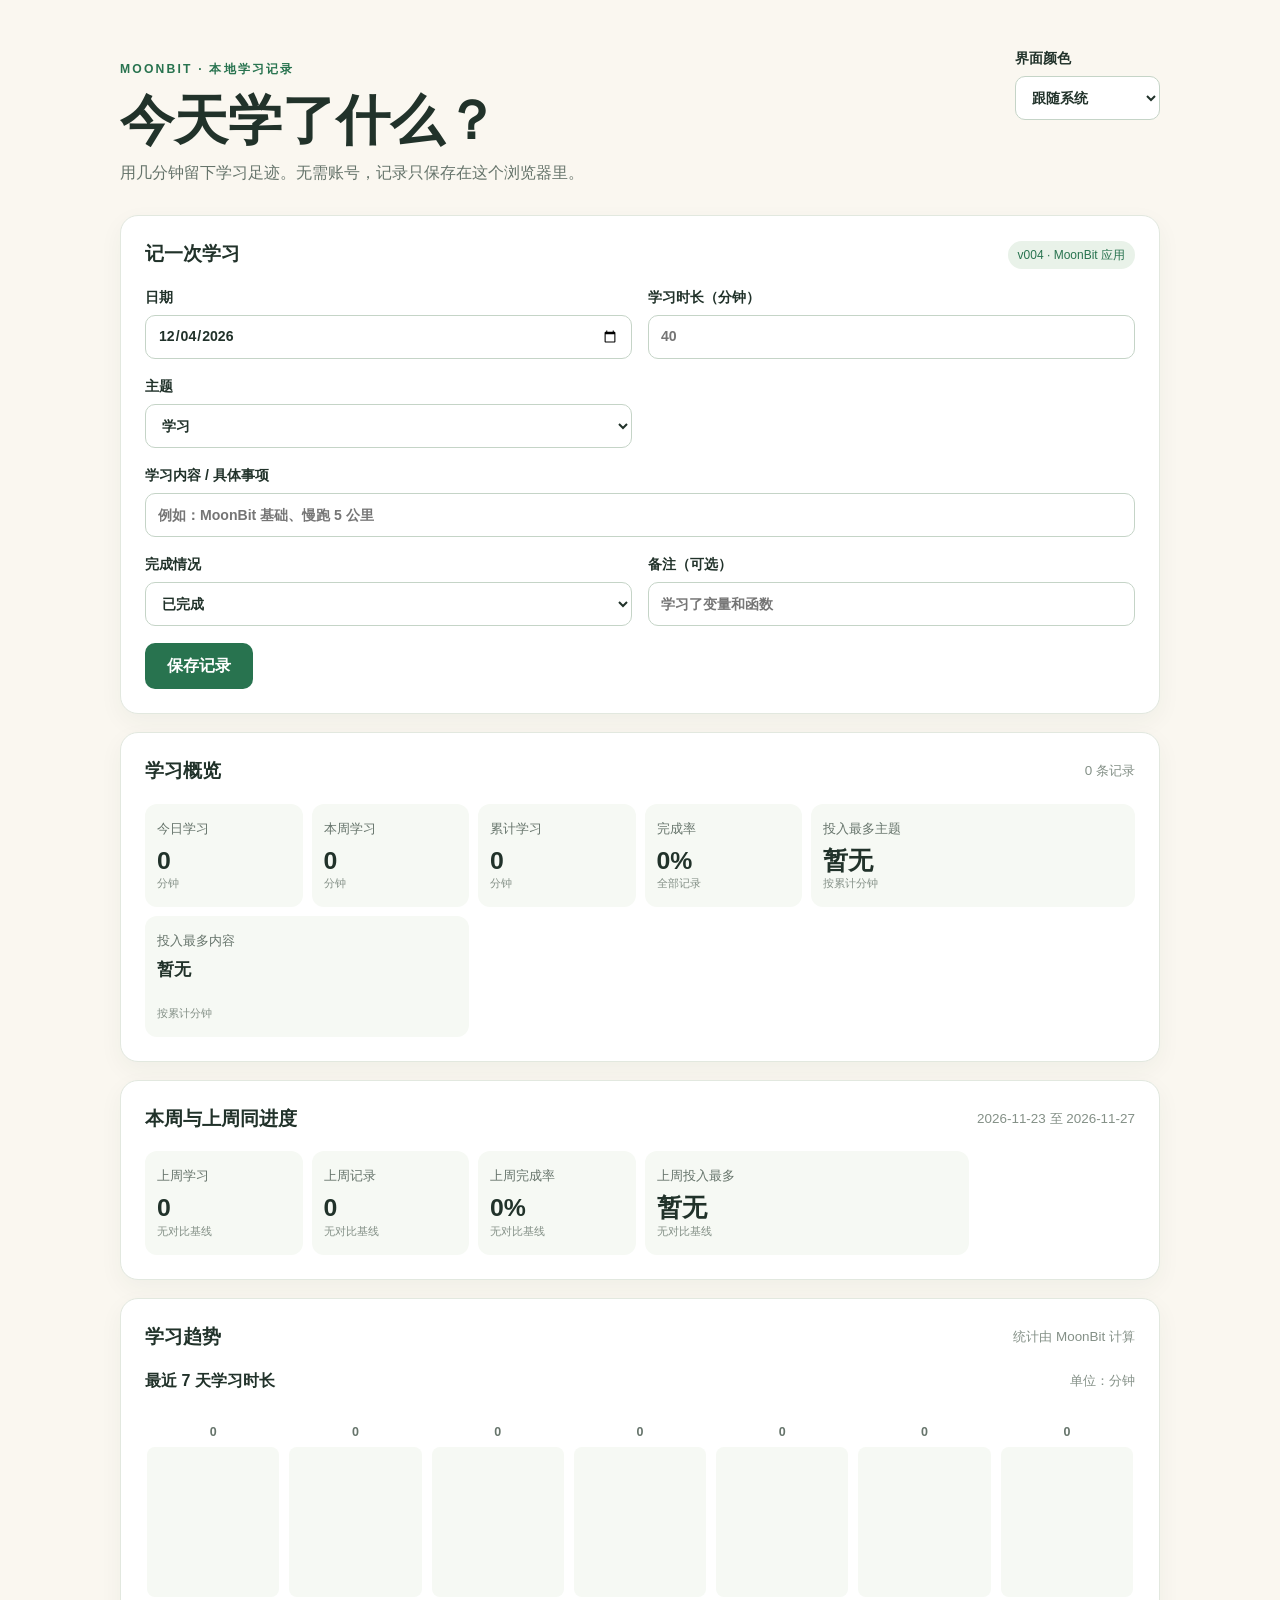
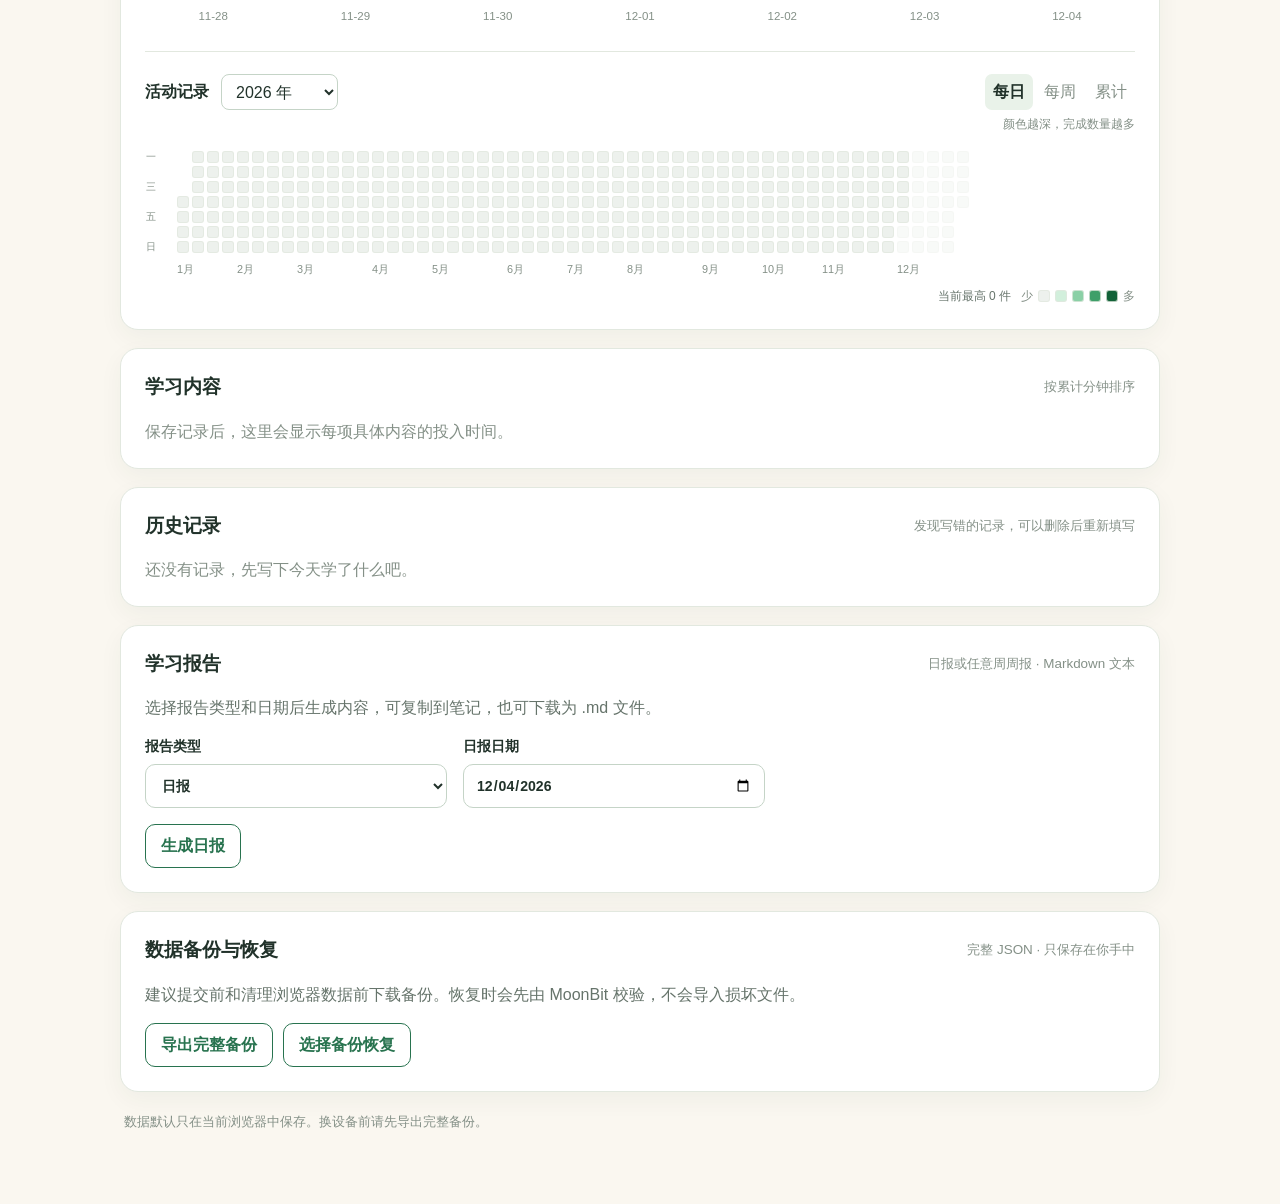
<file: public/index.html>
<!doctype html>
<html lang="zh-CN" data-theme="light">
  <head>
    <meta charset="utf-8" />
    <meta name="viewport" content="width=device-width, initial-scale=1" />
    <meta name="theme-color" content="#faf7f0" />
    <meta name="description" content="使用 MoonBit 编写的本地学习打卡、趋势统计与报告助手。" />
    <title>MoonStudy · 学习打卡与统计</title>
    <link rel="stylesheet" href="./styles.css" />
    <!-- Rabbita 在模块求值时捕获 rAF，因此此 Edge 隐藏页调度兼容必须先执行。
         它只替换调度原语，不包含 UI、数据或业务逻辑。 -->
    <script>
      window.requestAnimationFrame = (callback) => setTimeout(() => callback(performance.now()), 16);
      window.cancelAnimationFrame = (id) => clearTimeout(id);
    </script>
    <script type="module" src="./moonstudy-app_v004.mjs?v=dynamic-levels-v4"></script>
  </head>
  <body>
    <main class="shell">
      <header class="intro">
        <div>
          <p class="eyebrow">MOONBIT · 本地学习记录</p>
          <h1>今天学了什么？</h1>
          <p>用几分钟留下学习足迹。无需账号，记录只保存在这个浏览器里。</p>
        </div>
        <div id="theme-root"></div>
      </header>

      <noscript><p class="notice">此应用需要浏览器启用 JavaScript。</p></noscript>
      <div id="notice" class="notice" role="alert" hidden></div>

      <!-- 全部交互界面由 MoonBit + Rabbita 统一渲染。 -->
      <div id="app-main"></div>

      <p class="footnote">数据默认只在当前浏览器中保存。换设备前请先导出完整备份。</p>
    </main>
  </body>
</html>
</file>
<file: public/styles.css>
:root {
  color-scheme: light;
  font-family: "Segoe UI", "Microsoft YaHei", sans-serif;
  line-height: 1.5;
  --page: #faf7f0;
  --surface: #ffffff;
  --surface-soft: #f6f9f4;
  --surface-input: #ffffff;
  --text: #21322a;
  --muted: #66746b;
  --quiet: #849087;
  --border: #e2e8df;
  --border-input: #c5d4c7;
  --accent: #28734f;
  --accent-hover: #1e5b3e;
  --accent-soft: #e9f2e9;
  --focus: #a1d1ae;
  --danger: #a5483b;
  --danger-soft: #fff1ee;
  --notice-bg: #fff0e8;
  --notice-text: #8b3c21;
  --shadow: #1939220c;
  --level-0: #edf1ed;
  --level-1: #d2efdc;
  --level-2: #8bd0a6;
  --level-3: #3e9f69;
  --level-4: #126238;
}

:root[data-theme="dark"] {
  color-scheme: dark;
  --page: #111915;
  --surface: #18231d;
  --surface-soft: #202e26;
  --surface-input: #141e19;
  --text: #e6f0e9;
  --muted: #afbeb4;
  --quiet: #8fa096;
  --border: #2c3c32;
  --border-input: #455a4b;
  --accent: #65b88a;
  --accent-hover: #7cc99d;
  --accent-soft: #263d30;
  --focus: #5ba679;
  --danger: #f09a8d;
  --danger-soft: #3a2522;
  --notice-bg: #3a2a21;
  --notice-text: #ffc4a6;
  --shadow: #0000003d;
  --level-0: #26332b;
  --level-1: #294936;
  --level-2: #397452;
  --level-3: #55a777;
  --level-4: #83dda2;
}

* { box-sizing: border-box; }
html { background: var(--page); }
body { margin: 0; color: var(--text); background: var(--page); transition: color .2s, background .2s; }
button, input, select, textarea { font: inherit; }
button { touch-action: manipulation; }

.shell { width: min(1040px, calc(100% - 36px)); margin: 48px auto 72px; }
.intro { display: flex; justify-content: space-between; align-items: flex-start; gap: 28px; margin-bottom: 30px; }
.eyebrow { color: var(--accent); font-size: .76rem; letter-spacing: .18em; font-weight: 700; }
h1 { font-size: clamp(2rem, 5vw, 3.4rem); line-height: 1.12; margin: 10px 0; }
.intro p:last-child { color: var(--muted); margin: 0; }
h2 { font-size: 1.18rem; margin: 0; }
h3 { font-size: 1rem; margin: 0; }
.theme-picker { min-width: 145px; }

.card { background: var(--surface); border: 1px solid var(--border); border-radius: 18px; padding: 24px; margin: 18px 0; box-shadow: 0 8px 24px var(--shadow); }
.card-heading, .subheading { display: flex; justify-content: space-between; align-items: center; gap: 16px; }
.card-heading { margin-bottom: 18px; }
.subheading { margin-bottom: 12px; }
.pill { background: var(--accent-soft); color: var(--accent); padding: 5px 10px; border-radius: 30px; font-size: .75rem; white-space: nowrap; }
.muted, .footnote { color: var(--quiet); font-size: .84rem; }

form { display: grid; gap: 17px; }
label { display: grid; gap: 7px; font-size: .88rem; font-weight: 600; }
.grid, .report-controls { display: grid; grid-template-columns: repeat(2, minmax(0, 1fr)); gap: 16px; }
.report-controls { max-width: 620px; margin-bottom: 16px; }
input, select, textarea { width: 100%; border: 1px solid var(--border-input); background: var(--surface-input); border-radius: 10px; color: var(--text); }
input, select { min-height: 44px; padding: 9px 12px; }
input:focus, select:focus, textarea:focus, button:focus-visible { outline: 3px solid var(--focus); outline-offset: 2px; }

.primary { justify-self: start; background: var(--accent); color: #fff; border: 0; border-radius: 10px; padding: 11px 22px; cursor: pointer; font-weight: 700; }
.primary:hover { background: var(--accent-hover); }
.primary:disabled { opacity: .55; cursor: not-allowed; }
.secondary { background: var(--surface); color: var(--accent); border: 1px solid var(--accent); border-radius: 10px; padding: 9px 15px; cursor: pointer; font-weight: 700; }
.secondary:hover { background: var(--accent-soft); }
.secondary:disabled { opacity: .5; cursor: not-allowed; }
.danger { background: var(--surface); color: var(--danger); border: 1px solid var(--danger); border-radius: 8px; padding: 5px 9px; cursor: pointer; }
.danger:hover { background: var(--danger-soft); }

.metrics { display: grid; grid-template-columns: repeat(6, minmax(0, 1fr)); gap: 9px; }
.metric { background: var(--surface-soft); border-radius: 12px; padding: 15px 12px; display: grid; align-content: start; min-width: 0; }
.metric-topic { grid-column: span 2; }
.metrics span { color: var(--muted); font-size: .8rem; }
.metrics strong { display: block; font-size: 1.55rem; line-height: 1.2; margin-top: 8px; overflow-wrap: anywhere; }
.metrics small { color: var(--quiet); font-size: .7rem; }
#top-topic { font-size: 1.08rem; line-height: 1.35; min-height: 2.7em; display: -webkit-box; -webkit-box-orient: vertical; -webkit-line-clamp: 2; overflow: hidden; word-break: break-word; }

.trend-block + .trend-block { border-top: 1px solid var(--border); margin-top: 26px; padding-top: 22px; }
.bar-chart { min-height: 220px; display: grid; grid-template-columns: repeat(7, minmax(38px, 1fr)); align-items: end; gap: 10px; padding: 6px 2px 0; }
.bar-column { min-width: 0; display: grid; grid-template-rows: 24px 150px 22px; gap: 6px; text-align: center; align-items: end; }
.bar-column strong { color: var(--muted); font-size: .78rem; font-variant-numeric: tabular-nums; }
.bar-column > span { color: var(--quiet); font-size: .72rem; }
.bar-track { height: 150px; border-radius: 8px; background: var(--surface-soft); overflow: hidden; display: flex; align-items: flex-end; }
.bar-track i { display: block; width: 100%; min-height: 0; background: linear-gradient(180deg, var(--accent-hover), var(--accent)); border-radius: 8px 8px 3px 3px; transition: height .25s ease; }

.activity-toolbar { display: flex; align-items: center; justify-content: space-between; gap: 18px; }
.activity-heading { display: flex; align-items: center; gap: 12px; }
.activity-heading select { width: auto; min-height: 36px; padding: 5px 28px 5px 10px; border-radius: 8px; }
.activity-tabs { display: flex; align-items: center; gap: 3px; }
.activity-tab { border: 0; background: transparent; color: var(--quiet); padding: 6px 8px; border-radius: 7px; cursor: pointer; }
.activity-tab:hover { color: var(--text); background: var(--surface-soft); }
.activity-tab.active { color: var(--text); font-weight: 700; background: var(--accent-soft); }
.activity-note { margin: 5px 0 10px; color: var(--quiet); font-size: .75rem; text-align: right; }
.activity-body { min-width: 0; }
.heatmap-scroll { overflow-x: auto; padding: 4px 1px 10px; scrollbar-width: thin; }
.heatmap-frame { width: max-content; display: grid; grid-template-columns: 24px auto; grid-template-rows: auto 20px; gap: 4px 7px; }
.heatmap-corner { grid-column: 1; grid-row: 2; }
.heatmap-months { grid-column: 2; grid-row: 2; display: grid; grid-template-columns: repeat(54, 12px); gap: 3px; color: var(--quiet); font-size: .68rem; white-space: nowrap; }
.heatmap-months span { align-self: end; }
.heatmap-weekdays { grid-column: 1; grid-row: 1; display: grid; grid-template-rows: repeat(7, 12px); gap: 3px; color: var(--quiet); font-size: .65rem; line-height: 12px; }
.heatmap { grid-column: 2; grid-row: 1; width: max-content; display: grid; grid-template-rows: repeat(7, 12px); grid-auto-flow: column; grid-auto-columns: 12px; gap: 3px; }
.activity-blank { display: block; width: 12px; height: 12px; }
.heatmap i, .weekly-activity i, .cumulative-activity i, .heatmap-legend i { display: block; width: 12px; height: 12px; border-radius: 3px; background: var(--level-0); border: 1px solid color-mix(in srgb, var(--border) 78%, transparent); }
.heatmap i[data-level="1"], .weekly-activity i[data-level="1"], .cumulative-activity i[data-level="1"], .heatmap-legend i[data-level="1"] { background: var(--level-1); }
.heatmap i[data-level="2"], .weekly-activity i[data-level="2"], .cumulative-activity i[data-level="2"], .heatmap-legend i[data-level="2"] { background: var(--level-2); }
.heatmap i[data-level="3"], .weekly-activity i[data-level="3"], .cumulative-activity i[data-level="3"], .heatmap-legend i[data-level="3"] { background: var(--level-3); }
.heatmap i[data-level="4"], .weekly-activity i[data-level="4"], .cumulative-activity i[data-level="4"], .heatmap-legend i[data-level="4"] { background: var(--level-4); }
.heatmap i.future { opacity: .35; }
.activity-matrix-frame { width: max-content; display: grid; grid-template-rows: auto 20px; gap: 4px; }
.activity-matrix { grid-column: 1; grid-row: 1; }
.activity-matrix-months { grid-column: 1; grid-row: 2; }
.activity-grid-scroll { padding-top: 52px; margin-top: -44px; }
.activity-cell { position: relative; overflow: visible; }
.activity-cell:hover { z-index: 20; outline: 2px solid var(--text); outline-offset: 1px; }
.activity-cell:hover::after { content: attr(data-tooltip); position: absolute; left: 50%; bottom: calc(100% + 9px); transform: translateX(-50%); width: max-content; max-width: 290px; padding: 8px 11px; border-radius: 9px; background: #171918; color: #fff; box-shadow: 0 8px 22px #0005; font: 600 .76rem/1.35 "Segoe UI", "Microsoft YaHei", sans-serif; white-space: nowrap; pointer-events: none; }
.activity-cell:hover::before { content: ""; position: absolute; left: 50%; bottom: calc(100% + 4px); transform: translateX(-50%); border: 5px solid transparent; border-top-color: #171918; pointer-events: none; }
.heatmap-legend { display: flex; justify-content: flex-end; align-items: center; gap: 5px; color: var(--quiet); font-size: .75rem; }
.legend-maximum { margin-right: 5px; color: var(--muted); }

.empty { color: var(--quiet); margin: 0; }
.history, .topic-list { list-style: none; padding: 0; margin: 0; }
.history li { border-top: 1px solid var(--border); padding: 13px 0; display: flex; justify-content: space-between; gap: 15px; }
.history li:first-child, .topic-list li:first-child { border-top: 0; }
.history .details { display: grid; gap: 2px; min-width: 0; }
.history .details strong, .history .details small { overflow-wrap: anywhere; }
.history .details small { color: var(--quiet); }
.history .duration { white-space: nowrap; font-weight: 700; }
.row-actions { display: flex; align-items: center; gap: 13px; }
.topic-list li { display: flex; justify-content: space-between; gap: 12px; padding: 10px 0; border-top: 1px solid var(--border); }
.topic-list li strong { overflow-wrap: anywhere; }
.topic-list li span { color: var(--muted); white-space: nowrap; }
#more-history { margin-top: 14px; }

.report-help { color: var(--muted); margin: 0 0 16px; }
.actions { display: flex; flex-wrap: wrap; gap: 10px; }
.report-label { margin-top: 16px; }
textarea { padding: 12px; resize: vertical; background: var(--surface-soft); line-height: 1.6; }
.notice { padding: 13px 15px; margin-bottom: 10px; background: var(--notice-bg); color: var(--notice-text); border-radius: 10px; }
.backup { border: 1px solid var(--notice-text); background: var(--surface); color: var(--notice-text); padding: 8px 12px; border-radius: 8px; cursor: pointer; margin-bottom: 10px; }
.footnote { margin: 20px 4px; }
[hidden] { display: none !important; }

@media (max-width: 860px) {
  .metrics { grid-template-columns: repeat(4, minmax(0, 1fr)); }
}

@media (max-width: 680px) {
  .shell { margin-top: 26px; }
  .intro { flex-direction: column; }
  .theme-picker { width: 100%; }
  .grid, .report-controls { grid-template-columns: 1fr; }
  .metrics { grid-template-columns: repeat(2, minmax(0, 1fr)); }
  .metric-topic { grid-column: span 2; }
  .card { padding: 19px; }
  .card-heading, .subheading { align-items: flex-start; flex-direction: column; }
  .history li { flex-direction: column; }
  .row-actions { justify-content: space-between; }
  .topic-list li { flex-direction: column; gap: 3px; }
  .bar-chart { gap: 5px; }
  .bar-column { grid-template-rows: 22px 125px 22px; }
  .bar-track { height: 125px; }
  .activity-toolbar { align-items: flex-start; flex-direction: column; }
  .activity-tabs { align-self: flex-end; }
}
</file>
